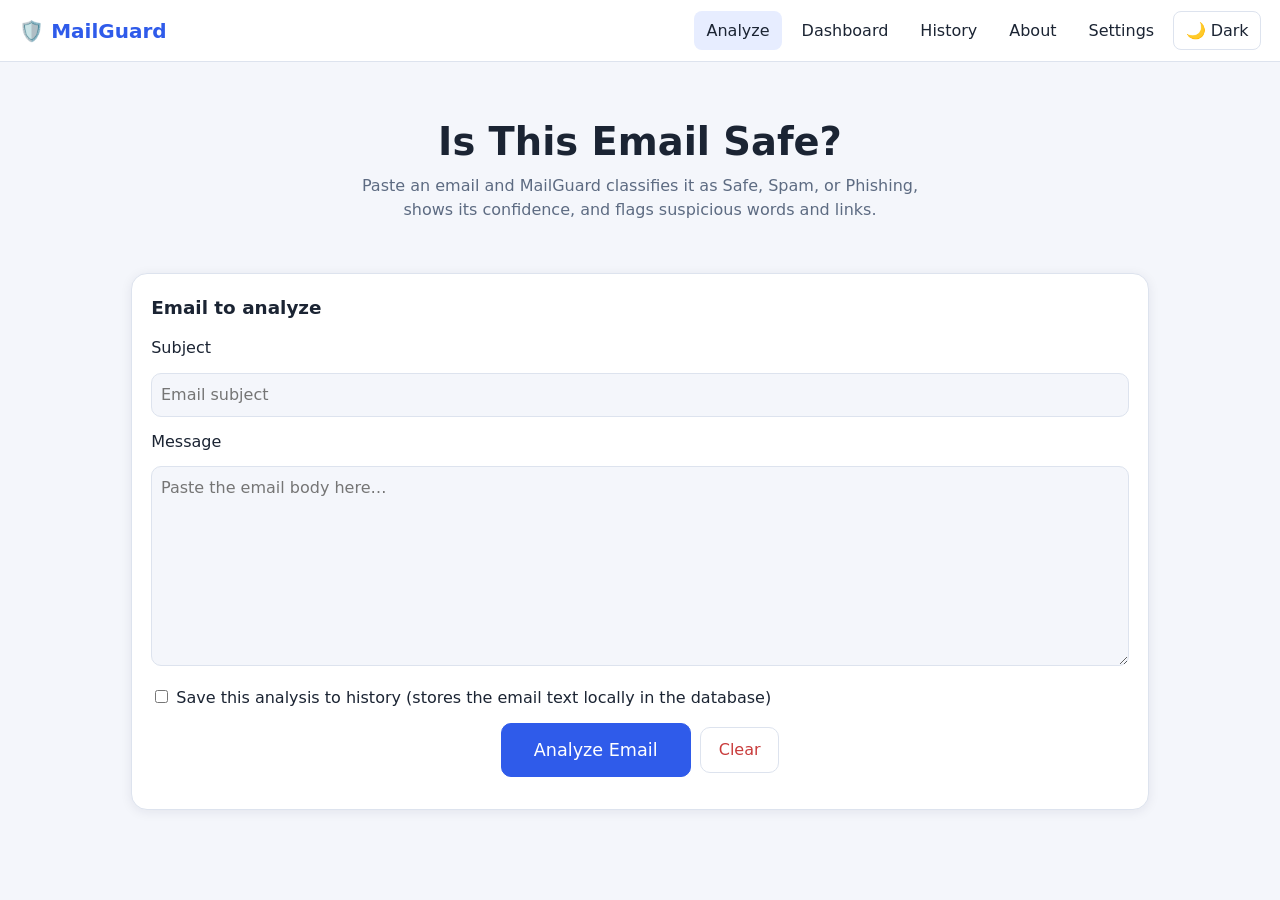
<file: MailGuard/frontend/index.html>
<!DOCTYPE html><html lang="en"><head><meta charset="utf-8"><meta name="viewport" content="width=device-width,initial-scale=1"><title>MailGuard – Email Spam and Phishing Detection</title><link rel="stylesheet" href="css/style.css"><link rel="stylesheet" href="css/responsive.css"><link rel="stylesheet" href="css/animations.css"></head><body><div id="hdr"></div>
<main><section class="hero"><h1>Is This Email Safe?</h1><p>Paste an email and MailGuard classifies it as Safe, Spam, or Phishing, shows its confidence, and flags suspicious words and links.</p></section>
<section class="card" aria-labelledby="it"><h2 id="it">Email to analyze</h2>
<label class="field" for="subject">Subject</label><input type="text" id="subject" maxlength="300" placeholder="Email subject">
<label class="field" for="message">Message</label><textarea id="message" placeholder="Paste the email body here…"></textarea>
<label class="field"><input type="checkbox" id="save"> Save this analysis to history (stores the email text locally in the database)</label>
<div class="row"><button id="go" class="btn primary big">Analyze Email</button><button id="clear" class="btn danger">Clear</button></div></section>
<section id="result" aria-live="polite" hidden></section></main>
<script src="js/main.js"></script><script src="js/analyze.js"></script></body></html>
</file>
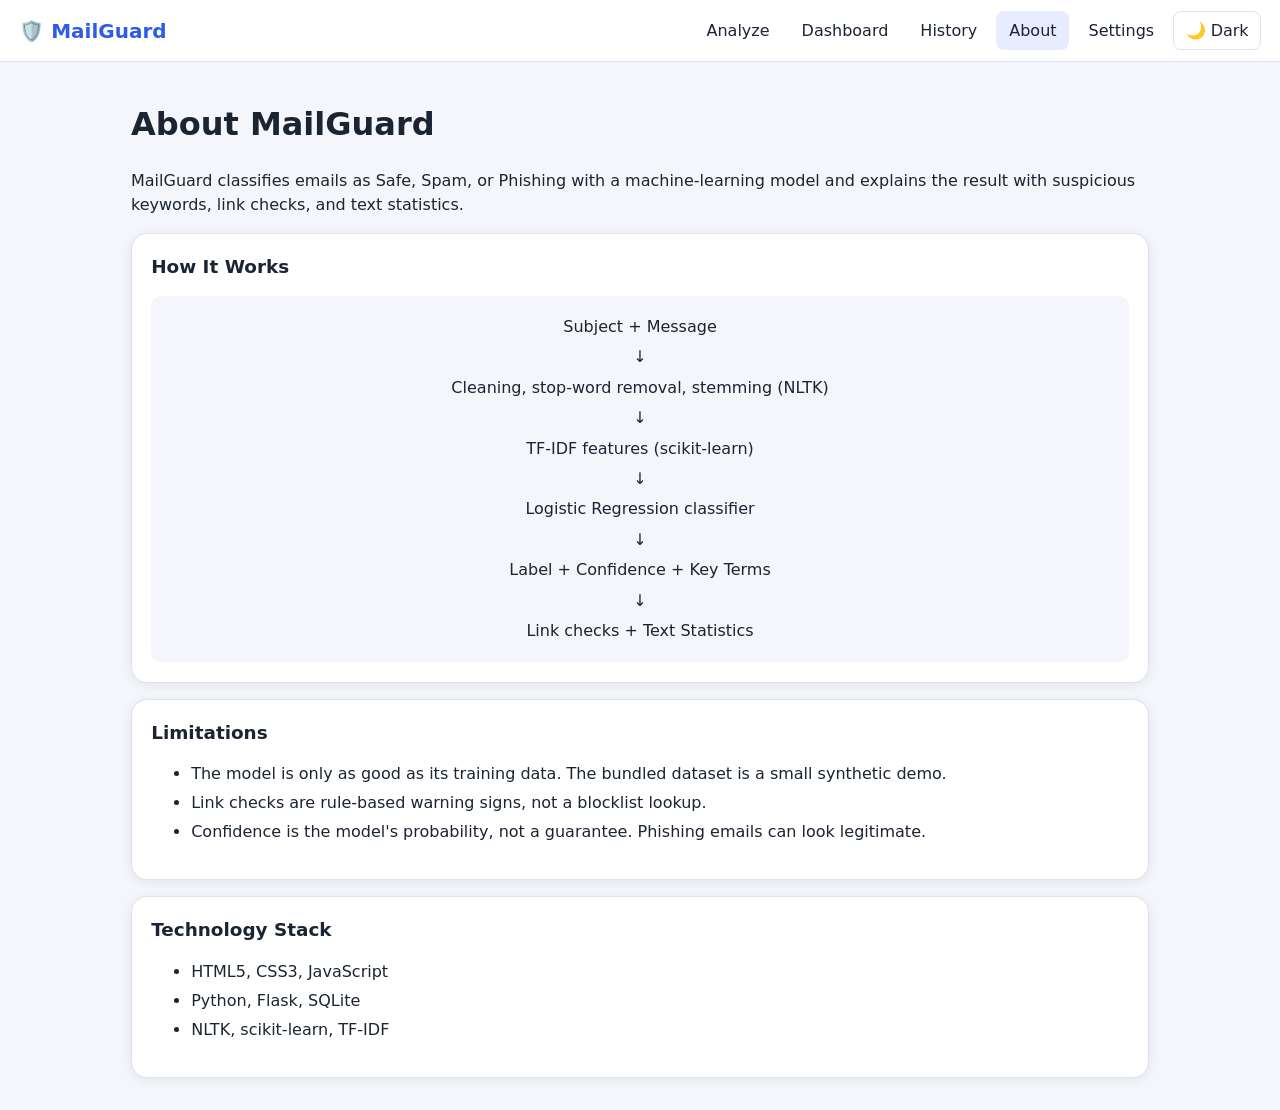
<file: MailGuard/frontend/about.html>
<!DOCTYPE html><html lang="en"><head><meta charset="utf-8"><meta name="viewport" content="width=device-width,initial-scale=1"><title>About – MailGuard</title><link rel="stylesheet" href="css/style.css"><link rel="stylesheet" href="css/responsive.css"><link rel="stylesheet" href="css/animations.css"></head><body><div id="hdr"></div>
<main class="about"><h1>About MailGuard</h1><p>MailGuard classifies emails as Safe, Spam, or Phishing with a machine-learning model and explains the result with suspicious keywords, link checks, and text statistics.</p>
<section class="card"><h2>How It Works</h2><div class="flow">Subject + Message<br>↓<br>Cleaning, stop-word removal, stemming (NLTK)<br>↓<br>TF-IDF features (scikit-learn)<br>↓<br>Logistic Regression classifier<br>↓<br>Label + Confidence + Key Terms<br>↓<br>Link checks + Text Statistics</div></section>
<section class="card"><h2>Limitations</h2><ul><li>The model is only as good as its training data. The bundled dataset is a small synthetic demo.</li><li>Link checks are rule-based warning signs, not a blocklist lookup.</li><li>Confidence is the model's probability, not a guarantee. Phishing emails can look legitimate.</li></ul></section>
<section class="card"><h2>Technology Stack</h2><ul><li>HTML5, CSS3, JavaScript</li><li>Python, Flask, SQLite</li><li>NLTK, scikit-learn, TF-IDF</li></ul></section></main>
<script src="js/main.js"></script></body></html>
</file>
<file: MailGuard/frontend/css/style.css>
:root{--bg:#f4f6fb;--card:#fff;--text:#1b2433;--muted:#5d6b82;--pri:#2f5bea;--pri-t:#fff;--bd:#dde3ee;--tag:#e7edff;--danger:#c93b3b;--sh:0 2px 12px rgba(20,30,60,.08)}
[data-theme=dark]{--bg:#0f1420;--card:#182033;--text:#e8edf7;--muted:#9aa8c2;--pri:#6f93ff;--pri-t:#0b1020;--bd:#2a3550;--tag:#26335a;--danger:#ff7b7b;--sh:0 2px 12px rgba(0,0,0,.4)}
*{box-sizing:border-box}
body{margin:0;font-family:"Segoe UI",system-ui,sans-serif;background:var(--bg);color:var(--text);line-height:1.5;transition:background .3s,color .3s}
main{max-width:1050px;margin:0 auto;padding:1rem}
.top{display:flex;align-items:center;justify-content:space-between;padding:.7rem 1.2rem;background:var(--card);border-bottom:1px solid var(--bd);position:sticky;top:0;z-index:5}
.logo{font-weight:700;font-size:1.25rem;color:var(--pri);text-decoration:none}
nav{display:flex;gap:.4rem;align-items:center}
nav a,.link{color:var(--text);text-decoration:none;padding:.45rem .8rem;border-radius:8px;background:none;border:0;font:inherit;cursor:pointer}
nav a:hover,.link:hover,nav a.cur{background:var(--tag)}
.icon{background:none;border:1px solid var(--bd);color:var(--text);border-radius:8px;padding:.4rem .7rem;cursor:pointer;font:inherit}
#menuBtn{display:none}
:focus-visible{outline:3px solid var(--pri);outline-offset:2px}
.hero{text-align:center;padding:2rem 1rem}
.hero h1{font-size:2.4rem;margin:.2rem 0}
.hero p{color:var(--muted);max-width:560px;margin:0 auto 1.2rem}
.card{background:var(--card);border:1px solid var(--bd);border-radius:16px;padding:1.2rem;box-shadow:var(--sh);margin-bottom:1rem}
.card h2{margin-top:0;font-size:1.15rem}
.stats{display:grid;grid-template-columns:repeat(4,1fr);gap:1rem;margin-bottom:1rem}
.stats .card{margin:0;text-align:center}
.stats b{display:block;font-size:1.6rem;color:var(--pri)}
.stats span{color:var(--muted);font-size:.9rem}
.rec{text-align:center}
.mic{font-size:3rem;width:90px;height:90px;line-height:90px;border-radius:50%;background:var(--tag);margin:0 auto}
.status{font-size:1.2rem;font-weight:600;margin:.6rem 0 0}
.timer{font-size:1.8rem;font-variant-numeric:tabular-nums}
.note{color:var(--muted);font-size:.85rem}
.row{display:flex;flex-wrap:wrap;gap:.6rem;justify-content:center;align-items:center;margin:.8rem 0}
.btn{display:inline-block;text-decoration:none;border:1px solid var(--bd);background:var(--card);color:var(--text);padding:.65rem 1.1rem;border-radius:10px;font:inherit;cursor:pointer;min-height:44px;transition:transform .15s,background .2s}
.btn:hover:not(:disabled){transform:translateY(-1px);background:var(--tag)}
.btn:disabled{opacity:.5;cursor:not-allowed}
.btn.primary{background:var(--pri);color:var(--pri-t);border-color:var(--pri)}
.btn.primary:hover:not(:disabled){background:var(--pri)}
.btn.danger{color:var(--danger)}
.big{font-size:1.1rem;padding:.8rem 2rem}
select,textarea{font:inherit;color:var(--text);background:var(--bg);border:1px solid var(--bd);border-radius:10px;padding:.55rem}
textarea{width:100%;min-height:200px;resize:vertical}
.interim{min-height:2rem;color:var(--muted);font-style:italic;padding:.4rem .6rem;border-left:3px solid var(--pri);margin:.4rem 0 1rem}
.grid2{display:grid;grid-template-columns:1fr 1fr;gap:1rem}
.kv{display:grid;grid-template-columns:1fr 1fr;gap:.6rem}
.kv div{background:var(--bg);border-radius:10px;padding:.6rem}
.kv small{display:block;color:var(--muted)}.kv b{font-size:1.2rem}
.tag{display:inline-block;background:var(--tag);color:var(--pri);padding:.25rem .7rem;border-radius:99px;margin:.2rem;font-size:.9rem}
.alert{background:#fff3cd;color:#5c4300;border:1px solid #f0d98a;border-radius:10px;padding:.8rem;margin-bottom:1rem}
.alert.bad{background:#fde8e8;color:#7a1f1f;border-color:#f3b4b4}
#toasts{position:fixed;right:1rem;bottom:1rem;display:flex;flex-direction:column;gap:.5rem;z-index:20}
.toast{background:#1b2433;color:#fff;padding:.7rem 1rem;border-radius:10px;box-shadow:var(--sh);border-left:4px solid #4cc38a;max-width:320px}
.toast.err{border-color:#ff6b6b}
dialog{border:1px solid var(--bd);border-radius:16px;background:var(--card);color:var(--text);padding:1.4rem;max-width:380px;width:92%}
dialog label{display:block;margin:.7rem 0}
.item{display:flex;justify-content:space-between;gap:1rem;flex-wrap:wrap}
.meta{color:var(--muted);font-size:.85rem}
.prev{margin:.3rem 0;overflow-wrap:anywhere}
.about li{margin:.3rem 0}
.flow{text-align:center;background:var(--bg);padding:1rem;border-radius:10px;line-height:1.9}
[hidden]{display:none!important}
.meter{height:16px;background:var(--bg);border:1px solid var(--bd);border-radius:99px;overflow:hidden}
.fill{height:100%;transition:width .6s}.fill.ok{background:#2e9e6b}.fill.mid{background:#e0a100}.fill.bad{background:#d64545}
.res ul{padding-left:1.1rem}.res li{margin:.4rem 0}
input[type=url]{width:100%;font:inherit;color:var(--text);background:var(--bg);border:1px solid var(--bd);border-radius:10px;padding:.55rem}
.field{display:block;margin:.8rem 0;text-align:left}
.fill.safe{background:#2e9e6b}.fill.spam{background:#e0a100}.fill.phishing{background:#d64545}
.verdict{border-radius:14px;padding:1rem 1.2rem;margin-bottom:1rem;border:2px solid}
.verdict h2{margin:0;font-size:1.6rem}
.verdict.safe{border-color:#2e9e6b;background:rgba(46,158,107,.12)}.verdict.spam{border-color:#e0a100;background:rgba(224,161,0,.12)}.verdict.phishing{border-color:#d64545;background:rgba(214,69,69,.12)}
.pr{display:grid;grid-template-columns:90px 1fr 55px;gap:.6rem;align-items:center;margin:.4rem 0}
.pr b{text-align:right}
input[type=text]{width:100%;font:inherit;color:var(--text);background:var(--bg);border:1px solid var(--bd);border-radius:10px;padding:.55rem}
.field{display:block;margin:.8rem 0;text-align:left}
.link{overflow-wrap:anywhere}.bad-t{color:var(--danger);font-weight:600}
.cols{display:flex;align-items:flex-end;gap:.5rem;height:140px;margin-top:.5rem}
.cols div{flex:1;text-align:center;font-size:.8rem}.cols i{display:block;background:var(--pri);border-radius:6px 6px 0 0;min-height:2px}
</file>
<file: MailGuard/frontend/css/responsive.css>
@media(max-width:800px){
.stats{grid-template-columns:1fr 1fr}.grid2{grid-template-columns:1fr}
.hero h1{font-size:1.8rem}
#menuBtn{display:inline-block}
nav{display:none;position:absolute;top:100%;left:0;right:0;flex-direction:column;align-items:stretch;background:var(--card);padding:.6rem;border-bottom:1px solid var(--bd)}
nav.open{display:flex}
nav a,.link,nav .icon{min-height:44px;text-align:left}
.row .btn{flex:1 1 40%}
}
</file>
<file: MailGuard/frontend/css/animations.css>
.wave{display:flex;gap:4px;justify-content:center;align-items:center;height:36px;margin:.6rem 0}
.wave span{width:5px;height:8px;border-radius:3px;background:var(--pri);opacity:.35}
.wave.on span{opacity:1;animation:bar 1s ease-in-out infinite}
.wave.on span:nth-child(2){animation-delay:.15s}.wave.on span:nth-child(3){animation-delay:.3s}
.wave.on span:nth-child(4){animation-delay:.45s}.wave.on span:nth-child(5){animation-delay:.6s}
@keyframes bar{0%,100%{height:8px}50%{height:32px}}
.mic.on{animation:pulse 1.5s infinite}
@keyframes pulse{0%{box-shadow:0 0 0 0 rgba(47,91,234,.5)}100%{box-shadow:0 0 0 22px rgba(47,91,234,0)}}
.toast{animation:slide .3s}
@keyframes slide{from{transform:translateX(30px);opacity:0}to{transform:none;opacity:1}}
.card.new{animation:slide .4s}
@media(prefers-reduced-motion:reduce){*{animation:none!important;transition:none!important}}
</file>
